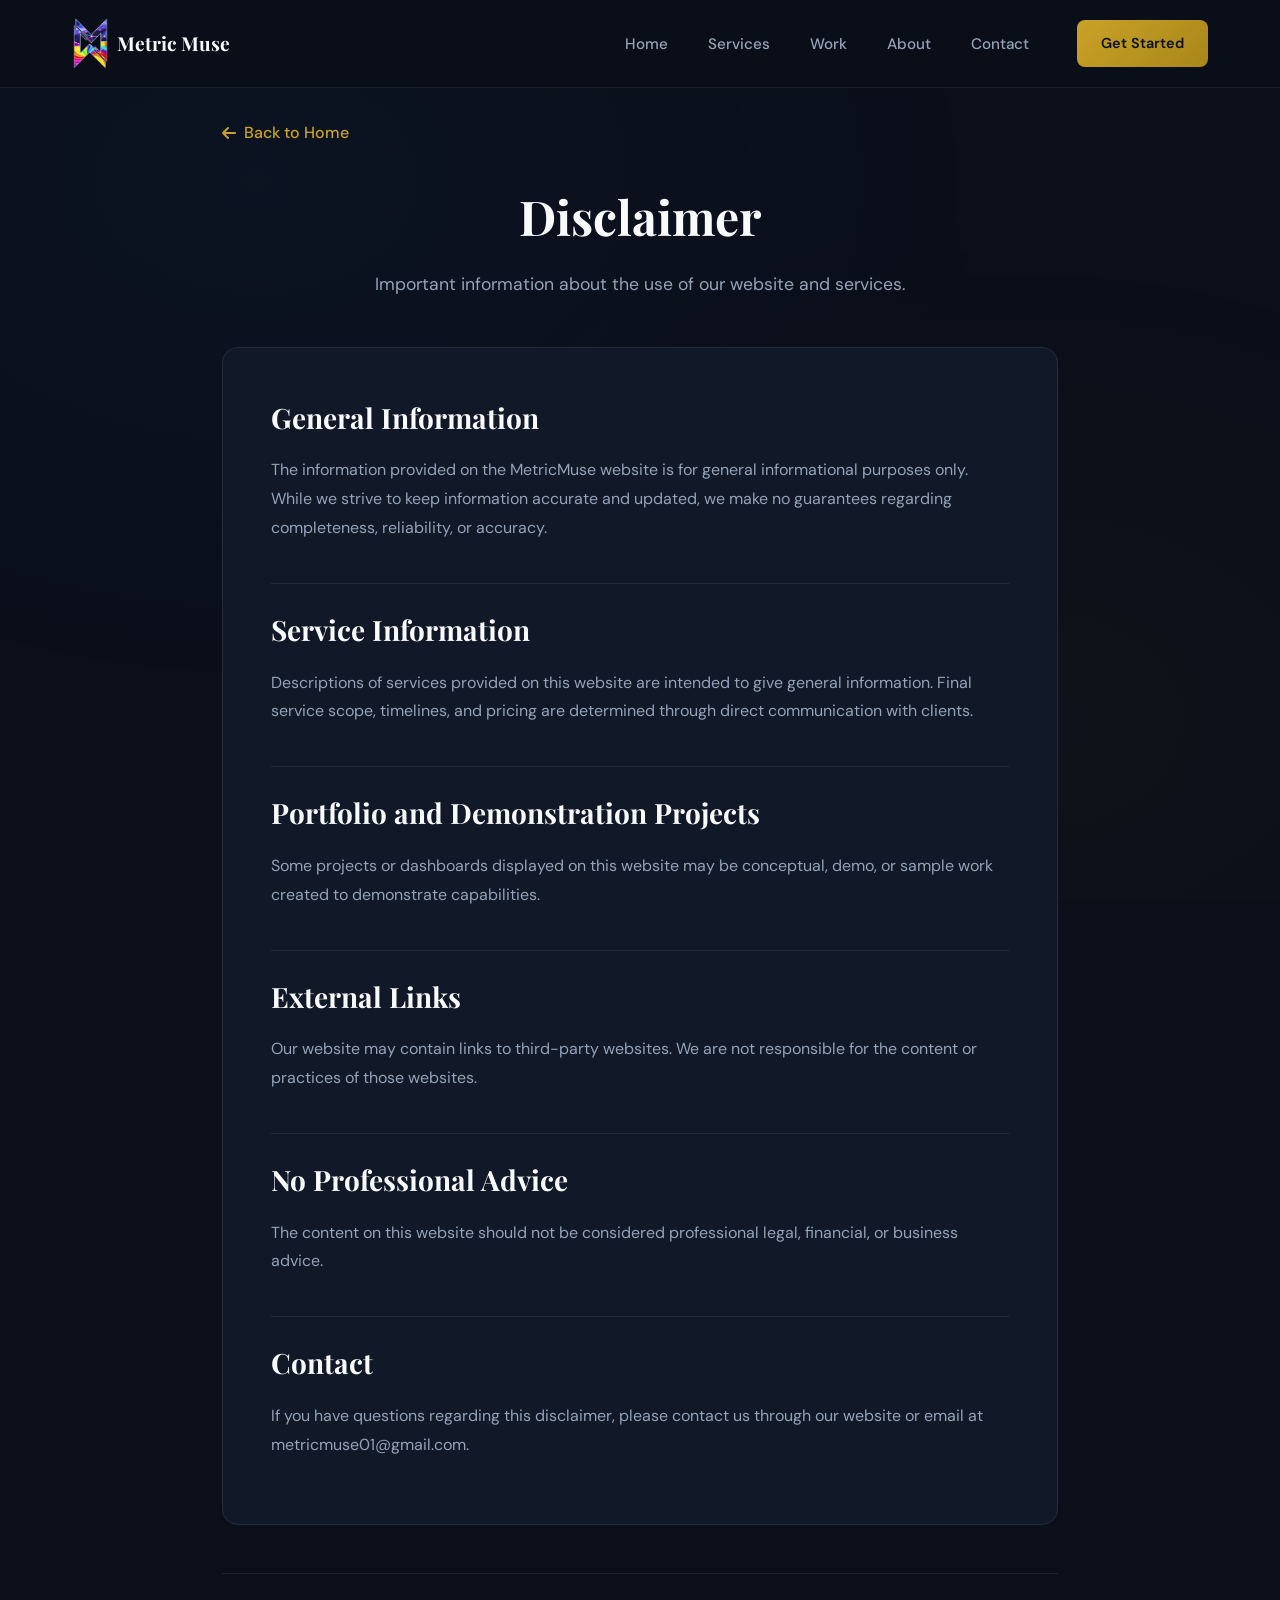
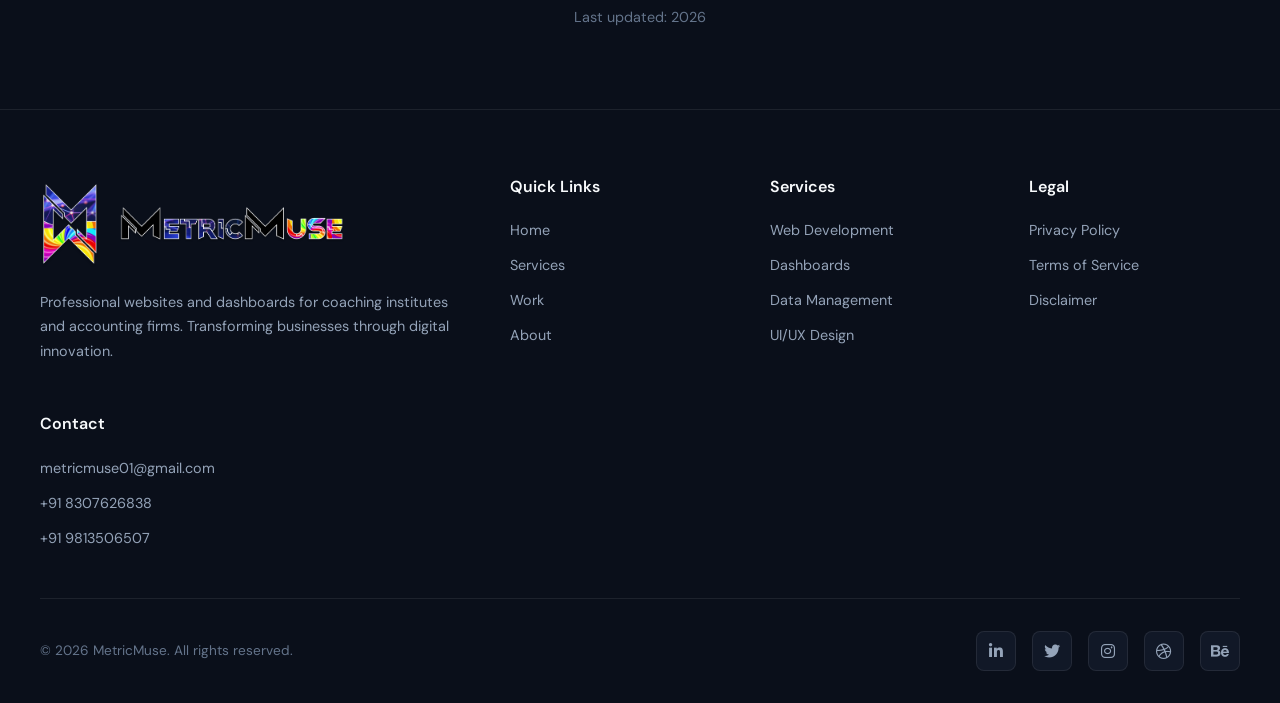
<file: disclaimer.html>
<!doctype html>
<html lang="en">
  <head>
    <meta charset="UTF-8" />
    <meta name="viewport" content="width=device-width, initial-scale=1.0" />
    <title>Disclaimer | MetricMuse</title>
    <link rel="icon" type="image/png" href="favicon.png" />
    <link rel="preconnect" href="https://fonts.googleapis.com" />
    <link rel="preconnect" href="https://fonts.gstatic.com" crossorigin />
    <link
      href="https://fonts.googleapis.com/css2?family=DM+Sans:wght@400;500;600;700&family=Playfair+Display:wght@600;700&display=swap"
      rel="stylesheet"
    />
    <link
      rel="stylesheet"
      href="https://cdnjs.cloudflare.com/ajax/libs/font-awesome/6.4.0/css/all.min.css"
    />
    <link rel="stylesheet" href="style.css" />
    <style>
      .legal-page {
        min-height: 100vh;
        padding: 120px 2rem 80px;
        max-width: 900px;
        margin: 0 auto;
      }
      .legal-header {
        text-align: center;
        margin-bottom: 3rem;
      }
      .legal-header h1 {
        font-family: "Playfair Display", serif;
        font-size: 3rem;
        color: var(--text-primary);
        margin-bottom: 1rem;
      }
      .legal-header p {
        color: var(--text-secondary);
        font-size: 1.1rem;
      }
      .legal-content {
        background: var(--bg-card);
        border: 1px solid var(--border-color);
        border-radius: 16px;
        padding: 3rem;
      }
      .legal-content h2 {
        font-family: "Playfair Display", serif;
        font-size: 1.75rem;
        color: var(--text-primary);
        margin: 2.5rem 0 1rem;
        padding-top: 1.5rem;
        border-top: 1px solid var(--border-color);
      }
      .legal-content h2:first-of-type {
        margin-top: 0;
        padding-top: 0;
        border-top: none;
      }
      .legal-content p {
        color: var(--text-secondary);
        line-height: 1.8;
        margin-bottom: 1rem;
      }
      .legal-content ul {
        list-style: none;
        padding-left: 0;
      }
      .legal-content ul li {
        color: var(--text-secondary);
        line-height: 1.8;
        padding-left: 1.5rem;
        position: relative;
        margin-bottom: 0.5rem;
      }
      .legal-content ul li::before {
        content: "•";
        color: var(--accent);
        position: absolute;
        left: 0;
        font-weight: bold;
      }
      .legal-footer {
        text-align: center;
        margin-top: 3rem;
        padding-top: 2rem;
        border-top: 1px solid var(--border-color);
      }
      .legal-footer p {
        color: var(--text-muted);
        font-size: 0.9rem;
      }
      .back-link {
        display: inline-flex;
        align-items: center;
        gap: 0.5rem;
        color: var(--accent);
        font-weight: 500;
        margin-bottom: 2rem;
        transition: var(--transition);
      }
      .back-link:hover {
        color: var(--accent-light);
      }
      @media (max-width: 768px) {
        .legal-page {
          padding: 100px 1rem 60px;
        }
        .legal-header h1 {
          font-size: 2.25rem;
        }
        .legal-content {
          padding: 2rem 1.5rem;
        }
      }
    </style>
  </head>
  <body>
    <!-- Header -->
    <header class="header" id="header">
      <div class="header-container">
        <a href="index.html" class="logo">
          <img src="s-logo-01.png" alt="MetricMuse Logo" />
          <h2 style="font-family: Playfair Display; font-size: 1.2rem">
            Metric Muse
          </h2>
        </a>
        <nav class="nav-container">
          <ul class="nav-menu">
            <li><a href="index.html#home" class="nav-link">Home</a></li>
            <li><a href="index.html#services" class="nav-link">Services</a></li>
            <li><a href="index.html#portfolio" class="nav-link">Work</a></li>
            <li><a href="index.html#about" class="nav-link">About</a></li>
            <li><a href="index.html#contact" class="nav-link">Contact</a></li>
          </ul>
          <a href="index.html#contact" class="header-cta">Get Started</a>
          <div class="hamburger" id="hamburger">
            <span></span>
            <span></span>
            <span></span>
          </div>
        </nav>
      </div>
    </header>

    <!-- Mobile Navigation -->
    <nav class="mobile-nav" id="mobileNav">
      <a href="index.html#home" class="nav-link">Home</a>
      <a href="index.html#services" class="nav-link">Services</a>
      <a href="index.html#portfolio" class="nav-link">Work</a>
      <a href="index.html#about" class="nav-link">About</a>
      <a href="index.html#contact" class="nav-link">Contact</a>
    </nav>

    <!-- Legal Page Content -->
    <div class="legal-page">
      <a href="index.html" class="back-link">
        <i class="fas fa-arrow-left"></i> Back to Home
      </a>

      <div class="legal-header">
        <h1>Disclaimer</h1>
        <p>Important information about the use of our website and services.</p>
      </div>

      <div class="legal-content">
        <h2>General Information</h2>
        <p>
          The information provided on the MetricMuse website is for general
          informational purposes only. While we strive to keep information
          accurate and updated, we make no guarantees regarding completeness,
          reliability, or accuracy.
        </p>

        <h2>Service Information</h2>
        <p>
          Descriptions of services provided on this website are intended to give
          general information. Final service scope, timelines, and pricing are
          determined through direct communication with clients.
        </p>

        <h2>Portfolio and Demonstration Projects</h2>
        <p>
          Some projects or dashboards displayed on this website may be
          conceptual, demo, or sample work created to demonstrate capabilities.
        </p>

        <h2>External Links</h2>
        <p>
          Our website may contain links to third-party websites. We are not
          responsible for the content or practices of those websites.
        </p>

        <h2>No Professional Advice</h2>
        <p>
          The content on this website should not be considered professional
          legal, financial, or business advice.
        </p>

        <h2>Contact</h2>
        <p>
          If you have questions regarding this disclaimer, please contact us
          through our website or email at metricmuse01@gmail.com.
        </p>
      </div>

      <div class="legal-footer">
        <p>Last updated: 2026</p>
      </div>
    </div>

    <!-- Footer -->
    <footer class="footer">
      <div class="footer-container">
        <div class="footer-grid">
          <div class="footer-brand">
            <a href="index.html" class="logo">
              <img
                src="framewhite_01.png"
                alt="MetricMuse Logo"
                style="height: 100px"
              />
            </a>
            <p>
              Professional websites and dashboards for coaching institutes and
              accounting firms. Transforming businesses through digital
              innovation.
            </p>
          </div>

          <div class="footer-column">
            <h4 class="footer-title">Quick Links</h4>
            <div class="footer-links">
              <a href="index.html#home">Home</a>
              <a href="index.html#services">Services</a>
              <a href="index.html#portfolio">Work</a>
              <a href="index.html#about">About</a>
            </div>
          </div>

          <div class="footer-column">
            <h4 class="footer-title">Services</h4>
            <div class="footer-links">
              <a href="index.html#services">Web Development</a>
              <a href="index.html#services">Dashboards</a>
              <a href="index.html#services">Data Management</a>
              <a href="index.html#services">UI/UX Design</a>
            </div>
          </div>

          <div class="footer-column">
            <h4 class="footer-title">Legal</h4>
            <div class="footer-links">
              <a href="privacy-policy.html">Privacy Policy</a>
              <a href="terms.html">Terms of Service</a>
              <a href="disclaimer.html">Disclaimer</a>
            </div>
          </div>

          <div class="footer-column">
            <h4 class="footer-title">Contact</h4>
            <div class="footer-links">
              <a href="mailto:metricmuse01@gmail.com">metricmuse01@gmail.com</a>
              <a href="tel:+918307626838">+91 8307626838</a>
              <a href="tel:+919813506507">+91 9813506507</a>
            </div>
          </div>
        </div>

        <div class="footer-bottom">
          <p class="footer-copyright">
            &copy; 2026 MetricMuse. All rights reserved.
          </p>
          <div class="footer-socials">
            <a href="#"><i class="fab fa-linkedin-in"></i></a>
            <a href="#"><i class="fab fa-twitter"></i></a>
            <a href="#"><i class="fab fa-instagram"></i></a>
            <a href="#"><i class="fab fa-dribbble"></i></a>
            <a href="#"><i class="fab fa-behance"></i></a>
          </div>
        </div>
      </div>
    </footer>

    <script src="script.js"></script>
  </body>
</html>
</file>
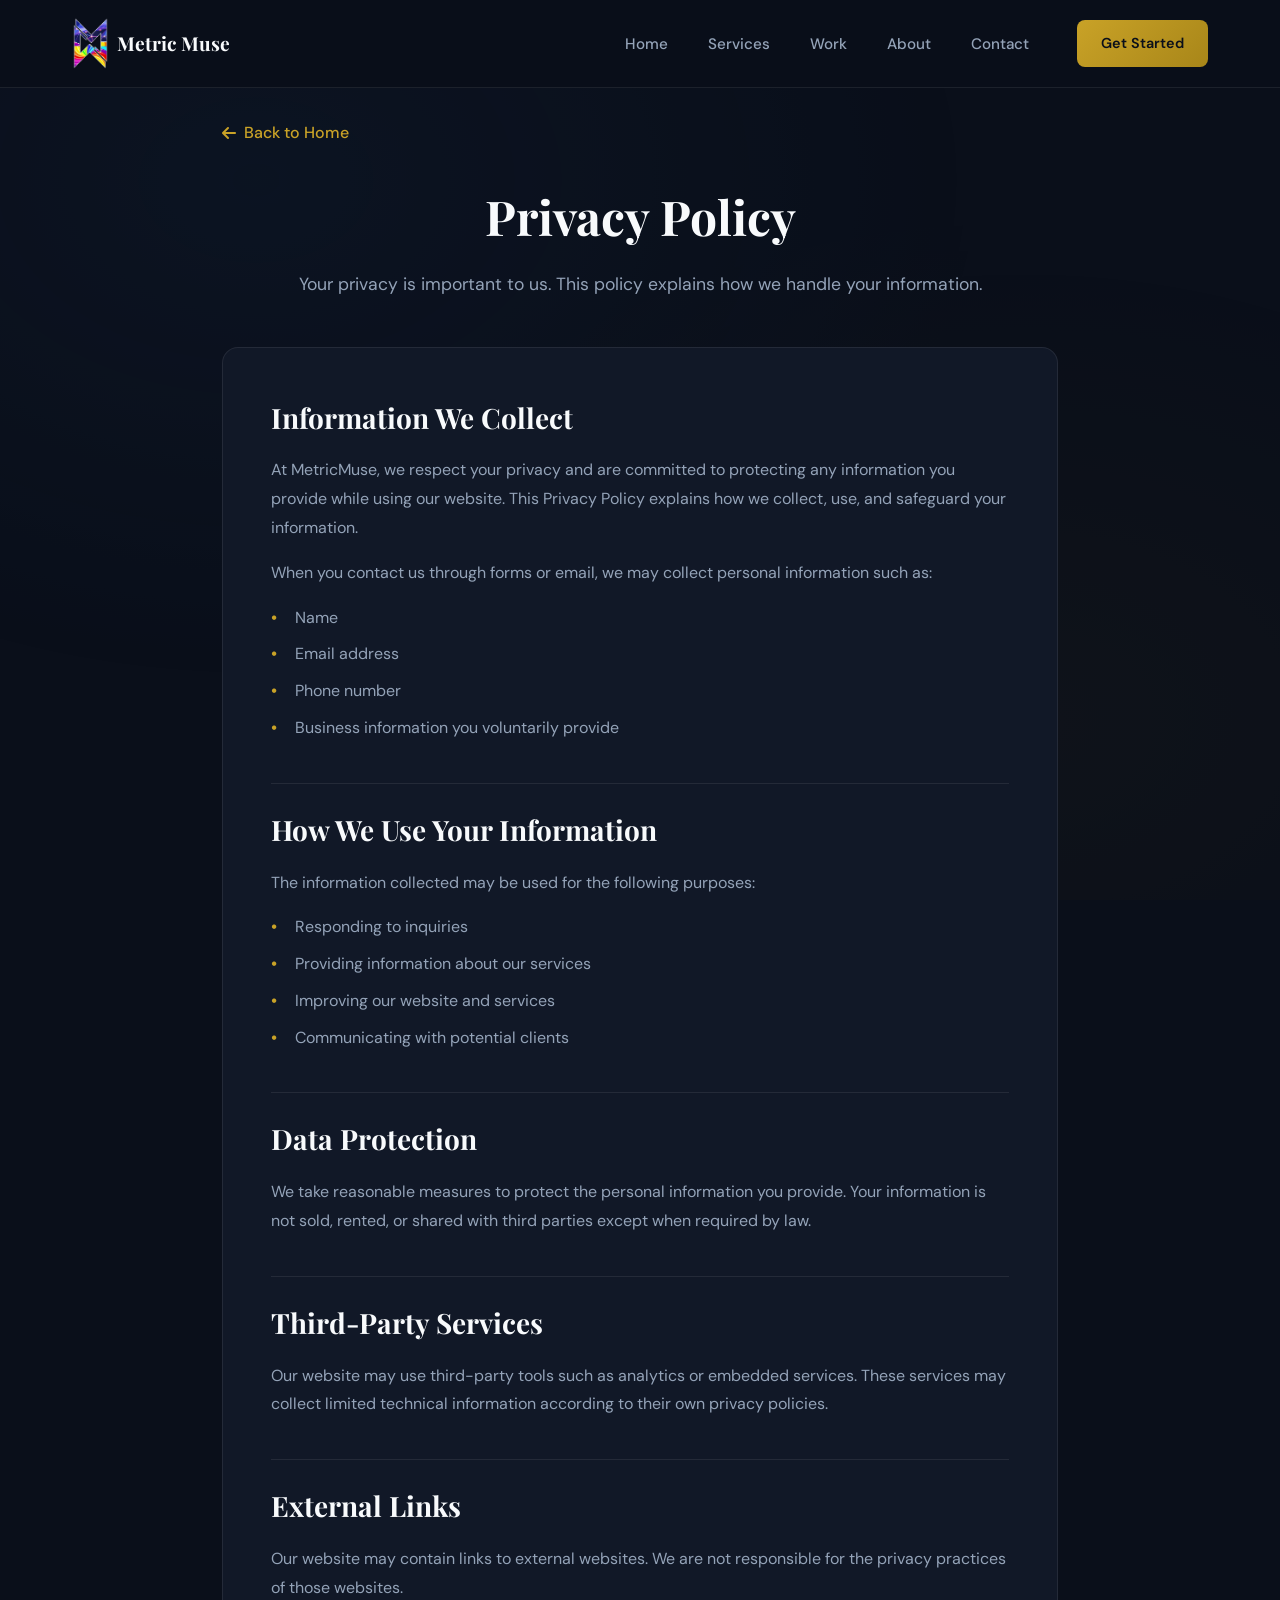
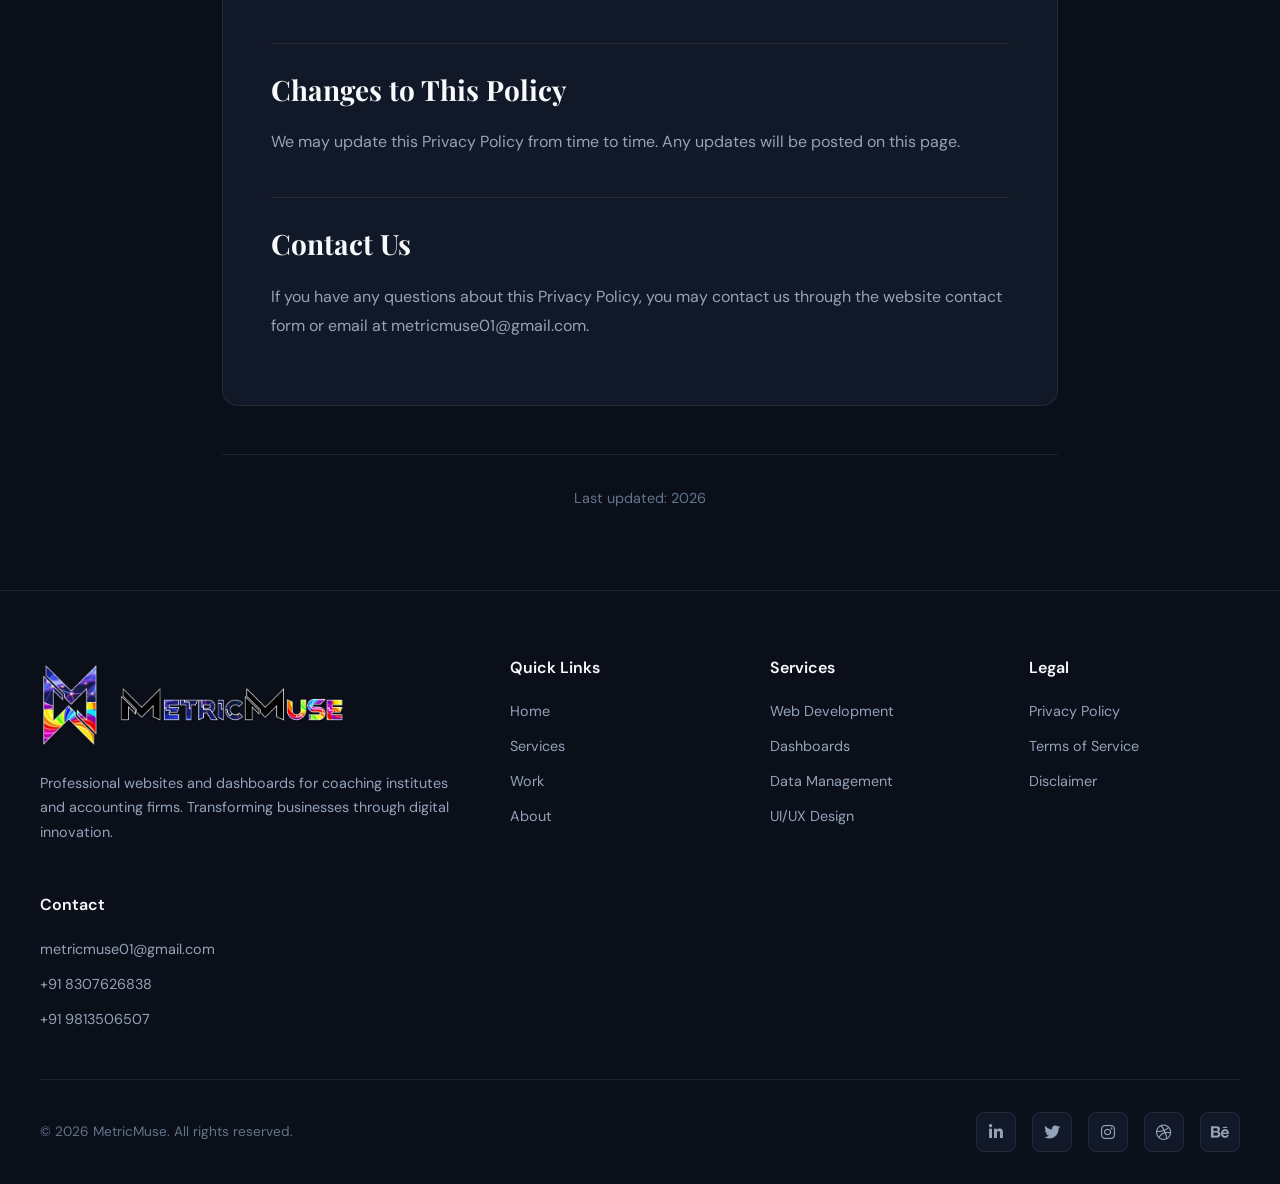
<file: privacy-policy.html>
<!doctype html>
<html lang="en">
  <head>
    <meta charset="UTF-8" />
    <meta name="viewport" content="width=device-width, initial-scale=1.0" />
    <title>Privacy Policy | MetricMuse</title>
    <link rel="icon" type="image/png" href="favicon.png" />
    <link rel="preconnect" href="https://fonts.googleapis.com" />
    <link rel="preconnect" href="https://fonts.gstatic.com" crossorigin />
    <link
      href="https://fonts.googleapis.com/css2?family=DM+Sans:wght@400;500;600;700&family=Playfair+Display:wght@600;700&display=swap"
      rel="stylesheet"
    />
    <link
      rel="stylesheet"
      href="https://cdnjs.cloudflare.com/ajax/libs/font-awesome/6.4.0/css/all.min.css"
    />
    <link rel="stylesheet" href="style.css" />
    <style>
      .legal-page {
        min-height: 100vh;
        padding: 120px 2rem 80px;
        max-width: 900px;
        margin: 0 auto;
      }
      .legal-header {
        text-align: center;
        margin-bottom: 3rem;
      }
      .legal-header h1 {
        font-family: "Playfair Display", serif;
        font-size: 3rem;
        color: var(--text-primary);
        margin-bottom: 1rem;
      }
      .legal-header p {
        color: var(--text-secondary);
        font-size: 1.1rem;
      }
      .legal-content {
        background: var(--bg-card);
        border: 1px solid var(--border-color);
        border-radius: 16px;
        padding: 3rem;
      }
      .legal-content h2 {
        font-family: "Playfair Display", serif;
        font-size: 1.75rem;
        color: var(--text-primary);
        margin: 2.5rem 0 1rem;
        padding-top: 1.5rem;
        border-top: 1px solid var(--border-color);
      }
      .legal-content h2:first-of-type {
        margin-top: 0;
        padding-top: 0;
        border-top: none;
      }
      .legal-content p {
        color: var(--text-secondary);
        line-height: 1.8;
        margin-bottom: 1rem;
      }
      .legal-content ul {
        list-style: none;
        padding-left: 0;
      }
      .legal-content ul li {
        color: var(--text-secondary);
        line-height: 1.8;
        padding-left: 1.5rem;
        position: relative;
        margin-bottom: 0.5rem;
      }
      .legal-content ul li::before {
        content: "•";
        color: var(--accent);
        position: absolute;
        left: 0;
        font-weight: bold;
      }
      .legal-footer {
        text-align: center;
        margin-top: 3rem;
        padding-top: 2rem;
        border-top: 1px solid var(--border-color);
      }
      .legal-footer p {
        color: var(--text-muted);
        font-size: 0.9rem;
      }
      .back-link {
        display: inline-flex;
        align-items: center;
        gap: 0.5rem;
        color: var(--accent);
        font-weight: 500;
        margin-bottom: 2rem;
        transition: var(--transition);
      }
      .back-link:hover {
        color: var(--accent-light);
      }
      @media (max-width: 768px) {
        .legal-page {
          padding: 100px 1rem 60px;
        }
        .legal-header h1 {
          font-size: 2.25rem;
        }
        .legal-content {
          padding: 2rem 1.5rem;
        }
      }
    </style>
  </head>
  <body>
    <!-- Header -->
    <header class="header" id="header">
      <div class="header-container">
        <a href="index.html" class="logo">
          <img src="s-logo-01.png" alt="MetricMuse Logo" />
          <h2 style="font-family: Playfair Display; font-size: 1.2rem">
            Metric Muse
          </h2>
        </a>
        <nav class="nav-container">
          <ul class="nav-menu">
            <li><a href="index.html#home" class="nav-link">Home</a></li>
            <li><a href="index.html#services" class="nav-link">Services</a></li>
            <li><a href="index.html#portfolio" class="nav-link">Work</a></li>
            <li><a href="index.html#about" class="nav-link">About</a></li>
            <li><a href="index.html#contact" class="nav-link">Contact</a></li>
          </ul>
          <a href="index.html#contact" class="header-cta">Get Started</a>
          <div class="hamburger" id="hamburger">
            <span></span>
            <span></span>
            <span></span>
          </div>
        </nav>
      </div>
    </header>

    <!-- Mobile Navigation -->
    <nav class="mobile-nav" id="mobileNav">
      <a href="index.html#home" class="nav-link">Home</a>
      <a href="index.html#services" class="nav-link">Services</a>
      <a href="index.html#portfolio" class="nav-link">Work</a>
      <a href="index.html#about" class="nav-link">About</a>
      <a href="index.html#contact" class="nav-link">Contact</a>
    </nav>

    <!-- Legal Page Content -->
    <div class="legal-page">
      <a href="index.html" class="back-link">
        <i class="fas fa-arrow-left"></i> Back to Home
      </a>

      <div class="legal-header">
        <h1>Privacy Policy</h1>
        <p>
          Your privacy is important to us. This policy explains how we handle
          your information.
        </p>
      </div>

      <div class="legal-content">
        <h2>Information We Collect</h2>
        <p>
          At MetricMuse, we respect your privacy and are committed to protecting
          any information you provide while using our website. This Privacy
          Policy explains how we collect, use, and safeguard your information.
        </p>
        <p>
          When you contact us through forms or email, we may collect personal
          information such as:
        </p>
        <ul>
          <li>Name</li>
          <li>Email address</li>
          <li>Phone number</li>
          <li>Business information you voluntarily provide</li>
        </ul>

        <h2>How We Use Your Information</h2>
        <p>The information collected may be used for the following purposes:</p>
        <ul>
          <li>Responding to inquiries</li>
          <li>Providing information about our services</li>
          <li>Improving our website and services</li>
          <li>Communicating with potential clients</li>
        </ul>

        <h2>Data Protection</h2>
        <p>
          We take reasonable measures to protect the personal information you
          provide. Your information is not sold, rented, or shared with third
          parties except when required by law.
        </p>

        <h2>Third-Party Services</h2>
        <p>
          Our website may use third-party tools such as analytics or embedded
          services. These services may collect limited technical information
          according to their own privacy policies.
        </p>

        <h2>External Links</h2>
        <p>
          Our website may contain links to external websites. We are not
          responsible for the privacy practices of those websites.
        </p>

        <h2>Changes to This Policy</h2>
        <p>
          We may update this Privacy Policy from time to time. Any updates will
          be posted on this page.
        </p>

        <h2>Contact Us</h2>
        <p>
          If you have any questions about this Privacy Policy, you may contact
          us through the website contact form or email at
          metricmuse01@gmail.com.
        </p>
      </div>

      <div class="legal-footer">
        <p>Last updated: 2026</p>
      </div>
    </div>

    <!-- Footer -->
    <footer class="footer">
      <div class="footer-container">
        <div class="footer-grid">
          <div class="footer-brand">
            <a href="index.html" class="logo">
              <img
                src="framewhite_01.png"
                alt="MetricMuse Logo"
                style="height: 100px"
              />
            </a>
            <p>
              Professional websites and dashboards for coaching institutes and
              accounting firms. Transforming businesses through digital
              innovation.
            </p>
          </div>

          <div class="footer-column">
            <h4 class="footer-title">Quick Links</h4>
            <div class="footer-links">
              <a href="index.html#home">Home</a>
              <a href="index.html#services">Services</a>
              <a href="index.html#portfolio">Work</a>
              <a href="index.html#about">About</a>
            </div>
          </div>

          <div class="footer-column">
            <h4 class="footer-title">Services</h4>
            <div class="footer-links">
              <a href="index.html#services">Web Development</a>
              <a href="index.html#services">Dashboards</a>
              <a href="index.html#services">Data Management</a>
              <a href="index.html#services">UI/UX Design</a>
            </div>
          </div>

          <div class="footer-column">
            <h4 class="footer-title">Legal</h4>
            <div class="footer-links">
              <a href="privacy-policy.html">Privacy Policy</a>
              <a href="terms.html">Terms of Service</a>
              <a href="disclaimer.html">Disclaimer</a>
            </div>
          </div>

          <div class="footer-column">
            <h4 class="footer-title">Contact</h4>
            <div class="footer-links">
              <a href="mailto:metricmuse01@gmail.com">metricmuse01@gmail.com</a>
              <a href="tel:+918307626838">+91 8307626838</a>
              <a href="tel:+919813506507">+91 9813506507</a>
            </div>
          </div>
        </div>

        <div class="footer-bottom">
          <p class="footer-copyright">
            &copy; 2026 MetricMuse. All rights reserved.
          </p>
          <div class="footer-socials">
            <a href="#"><i class="fab fa-linkedin-in"></i></a>
            <a href="#"><i class="fab fa-twitter"></i></a>
            <a href="#"><i class="fab fa-instagram"></i></a>
            <a href="#"><i class="fab fa-dribbble"></i></a>
            <a href="#"><i class="fab fa-behance"></i></a>
          </div>
        </div>
      </div>
    </footer>

    <script src="script.js"></script>
  </body>
</html>
</file>
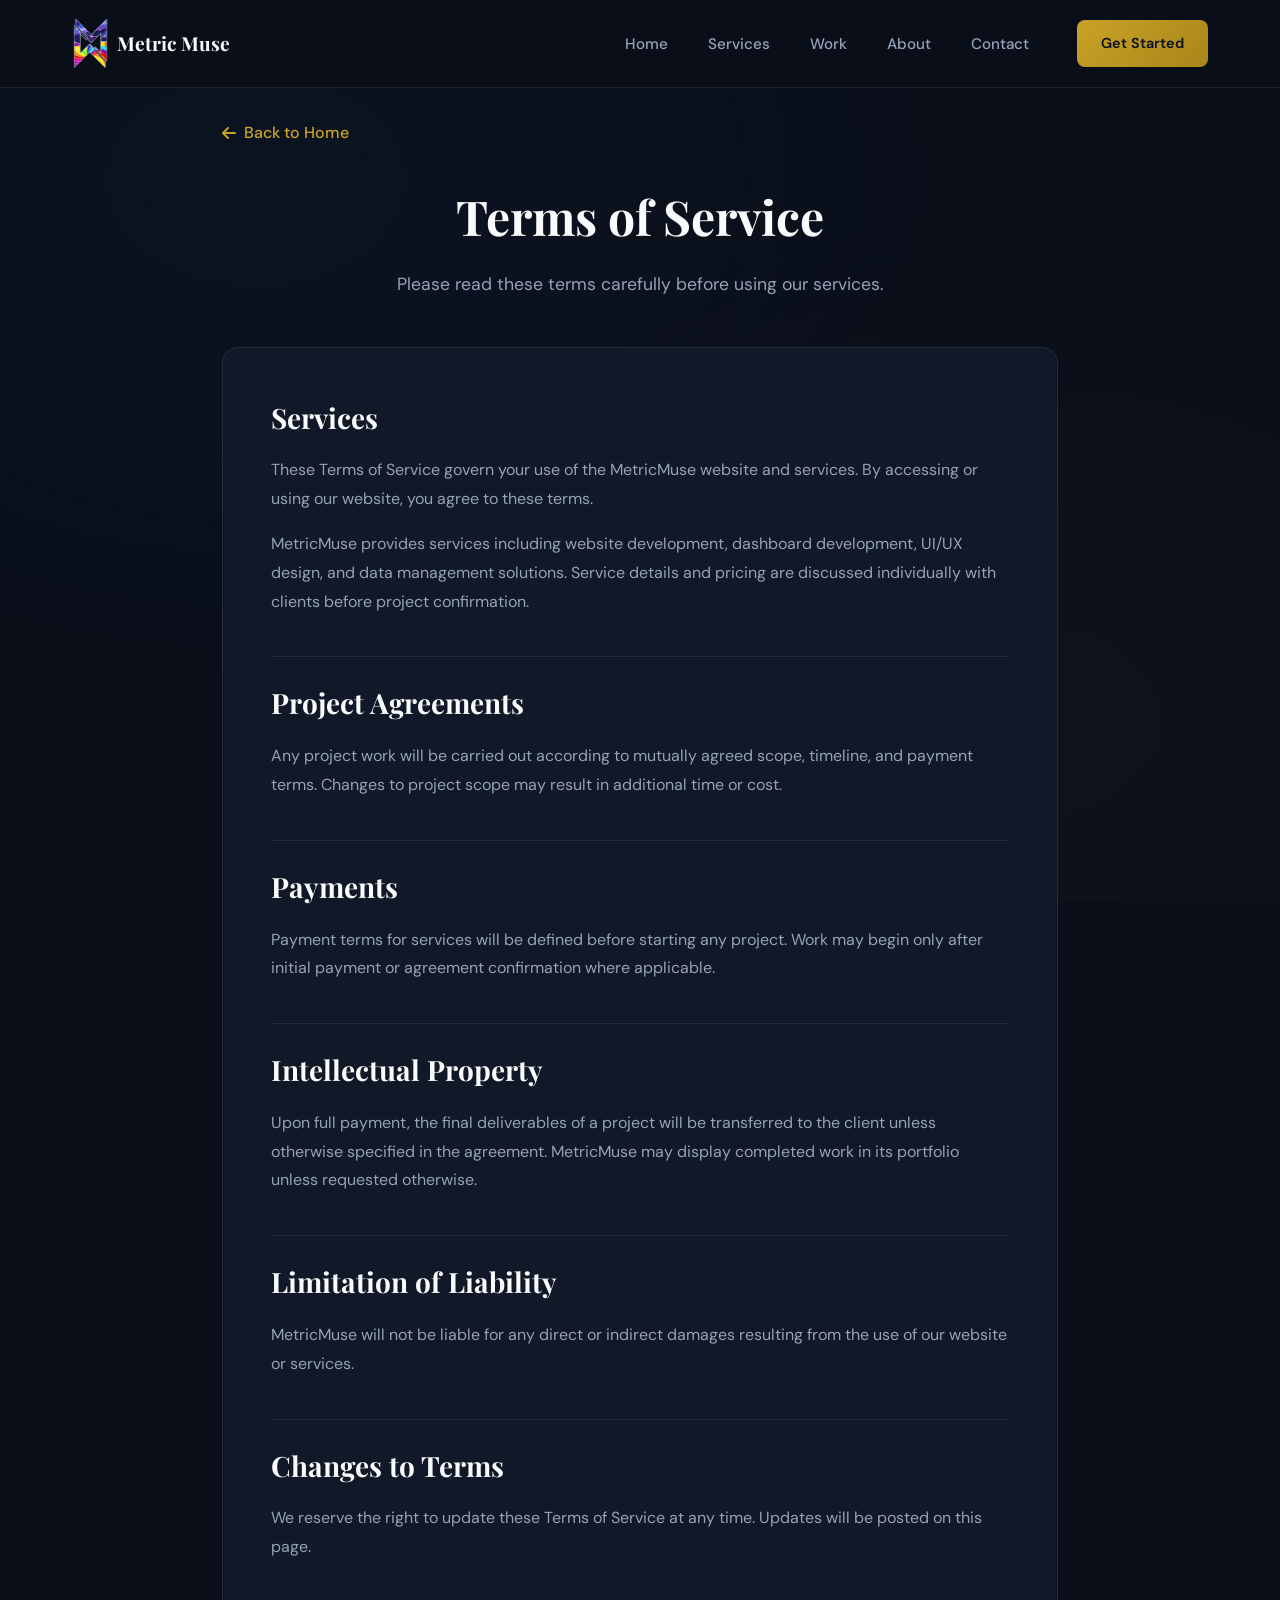
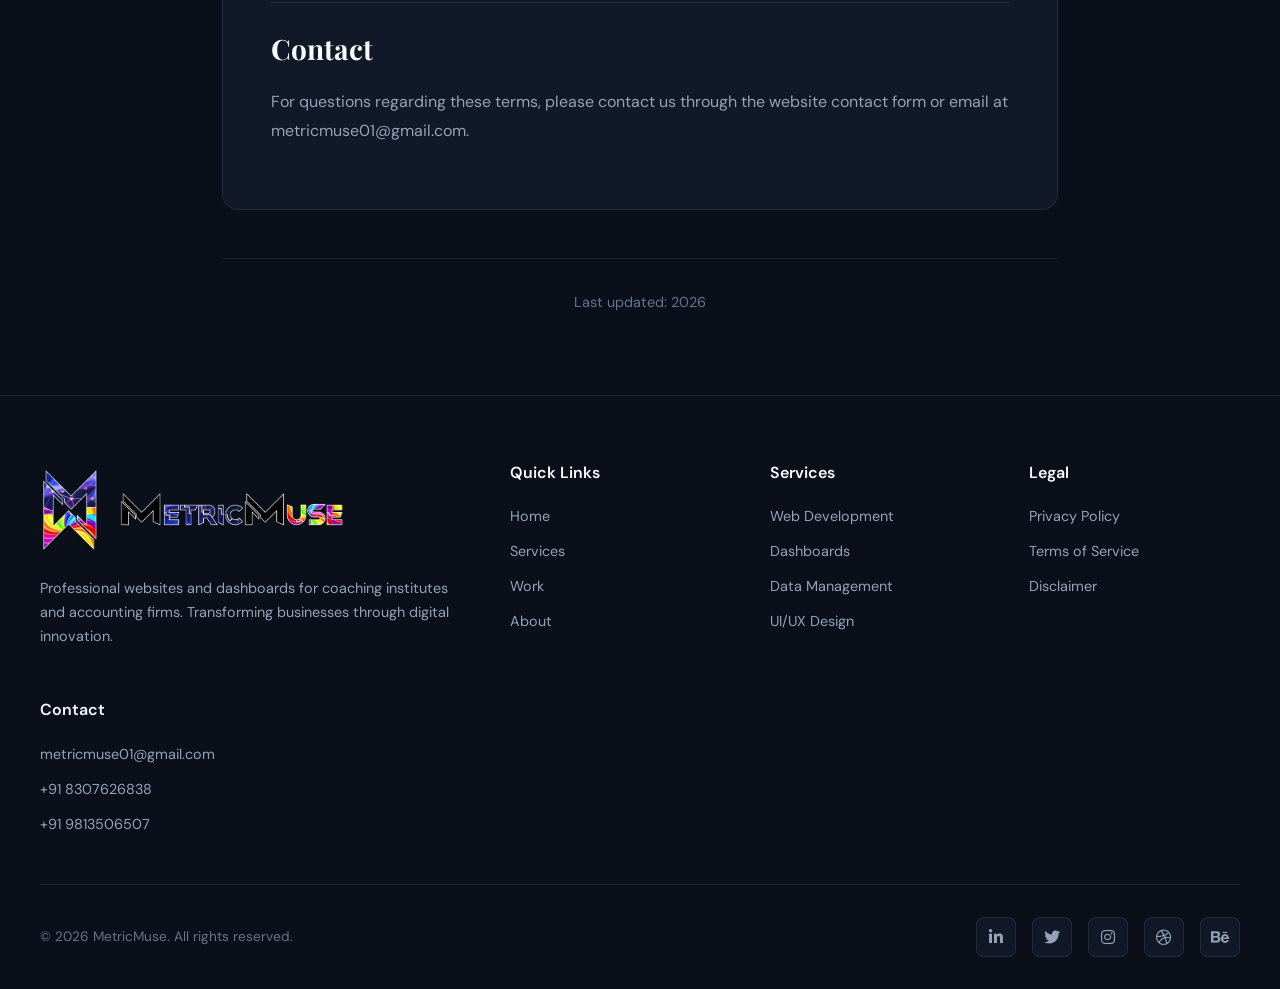
<file: terms.html>
<!doctype html>
<html lang="en">
  <head>
    <meta charset="UTF-8" />
    <meta name="viewport" content="width=device-width, initial-scale=1.0" />
    <title>Terms of Service | MetricMuse</title>
    <link rel="icon" type="image/png" href="favicon.png" />
    <link rel="preconnect" href="https://fonts.googleapis.com" />
    <link rel="preconnect" href="https://fonts.gstatic.com" crossorigin />
    <link
      href="https://fonts.googleapis.com/css2?family=DM+Sans:wght@400;500;600;700&family=Playfair+Display:wght@600;700&display=swap"
      rel="stylesheet"
    />
    <link
      rel="stylesheet"
      href="https://cdnjs.cloudflare.com/ajax/libs/font-awesome/6.4.0/css/all.min.css"
    />
    <link rel="stylesheet" href="style.css" />
    <style>
      .legal-page {
        min-height: 100vh;
        padding: 120px 2rem 80px;
        max-width: 900px;
        margin: 0 auto;
      }
      .legal-header {
        text-align: center;
        margin-bottom: 3rem;
      }
      .legal-header h1 {
        font-family: "Playfair Display", serif;
        font-size: 3rem;
        color: var(--text-primary);
        margin-bottom: 1rem;
      }
      .legal-header p {
        color: var(--text-secondary);
        font-size: 1.1rem;
      }
      .legal-content {
        background: var(--bg-card);
        border: 1px solid var(--border-color);
        border-radius: 16px;
        padding: 3rem;
      }
      .legal-content h2 {
        font-family: "Playfair Display", serif;
        font-size: 1.75rem;
        color: var(--text-primary);
        margin: 2.5rem 0 1rem;
        padding-top: 1.5rem;
        border-top: 1px solid var(--border-color);
      }
      .legal-content h2:first-of-type {
        margin-top: 0;
        padding-top: 0;
        border-top: none;
      }
      .legal-content p {
        color: var(--text-secondary);
        line-height: 1.8;
        margin-bottom: 1rem;
      }
      .legal-content ul {
        list-style: none;
        padding-left: 0;
      }
      .legal-content ul li {
        color: var(--text-secondary);
        line-height: 1.8;
        padding-left: 1.5rem;
        position: relative;
        margin-bottom: 0.5rem;
      }
      .legal-content ul li::before {
        content: "•";
        color: var(--accent);
        position: absolute;
        left: 0;
        font-weight: bold;
      }
      .legal-footer {
        text-align: center;
        margin-top: 3rem;
        padding-top: 2rem;
        border-top: 1px solid var(--border-color);
      }
      .legal-footer p {
        color: var(--text-muted);
        font-size: 0.9rem;
      }
      .back-link {
        display: inline-flex;
        align-items: center;
        gap: 0.5rem;
        color: var(--accent);
        font-weight: 500;
        margin-bottom: 2rem;
        transition: var(--transition);
      }
      .back-link:hover {
        color: var(--accent-light);
      }
      @media (max-width: 768px) {
        .legal-page {
          padding: 100px 1rem 60px;
        }
        .legal-header h1 {
          font-size: 2.25rem;
        }
        .legal-content {
          padding: 2rem 1.5rem;
        }
      }
    </style>
  </head>
  <body>
    <!-- Header -->
    <header class="header" id="header">
      <div class="header-container">
        <a href="index.html" class="logo">
          <img src="s-logo-01.png" alt="MetricMuse Logo" />
          <h2 style="font-family: Playfair Display; font-size: 1.2rem">
            Metric Muse
          </h2>
        </a>
        <nav class="nav-container">
          <ul class="nav-menu">
            <li><a href="index.html#home" class="nav-link">Home</a></li>
            <li><a href="index.html#services" class="nav-link">Services</a></li>
            <li><a href="index.html#portfolio" class="nav-link">Work</a></li>
            <li><a href="index.html#about" class="nav-link">About</a></li>
            <li><a href="index.html#contact" class="nav-link">Contact</a></li>
          </ul>
          <a href="index.html#contact" class="header-cta">Get Started</a>
          <div class="hamburger" id="hamburger">
            <span></span>
            <span></span>
            <span></span>
          </div>
        </nav>
      </div>
    </header>

    <!-- Mobile Navigation -->
    <nav class="mobile-nav" id="mobileNav">
      <a href="index.html#home" class="nav-link">Home</a>
      <a href="index.html#services" class="nav-link">Services</a>
      <a href="index.html#portfolio" class="nav-link">Work</a>
      <a href="index.html#about" class="nav-link">About</a>
      <a href="index.html#contact" class="nav-link">Contact</a>
    </nav>

    <!-- Legal Page Content -->
    <div class="legal-page">
      <a href="index.html" class="back-link">
        <i class="fas fa-arrow-left"></i> Back to Home
      </a>

      <div class="legal-header">
        <h1>Terms of Service</h1>
        <p>Please read these terms carefully before using our services.</p>
      </div>

      <div class="legal-content">
        <h2>Services</h2>
        <p>
          These Terms of Service govern your use of the MetricMuse website and
          services. By accessing or using our website, you agree to these terms.
        </p>
        <p>
          MetricMuse provides services including website development, dashboard
          development, UI/UX design, and data management solutions. Service
          details and pricing are discussed individually with clients before
          project confirmation.
        </p>

        <h2>Project Agreements</h2>
        <p>
          Any project work will be carried out according to mutually agreed
          scope, timeline, and payment terms. Changes to project scope may
          result in additional time or cost.
        </p>

        <h2>Payments</h2>
        <p>
          Payment terms for services will be defined before starting any
          project. Work may begin only after initial payment or agreement
          confirmation where applicable.
        </p>

        <h2>Intellectual Property</h2>
        <p>
          Upon full payment, the final deliverables of a project will be
          transferred to the client unless otherwise specified in the agreement.
          MetricMuse may display completed work in its portfolio unless
          requested otherwise.
        </p>

        <h2>Limitation of Liability</h2>
        <p>
          MetricMuse will not be liable for any direct or indirect damages
          resulting from the use of our website or services.
        </p>

        <h2>Changes to Terms</h2>
        <p>
          We reserve the right to update these Terms of Service at any time.
          Updates will be posted on this page.
        </p>

        <h2>Contact</h2>
        <p>
          For questions regarding these terms, please contact us through the
          website contact form or email at metricmuse01@gmail.com.
        </p>
      </div>

      <div class="legal-footer">
        <p>Last updated: 2026</p>
      </div>
    </div>

    <!-- Footer -->
    <footer class="footer">
      <div class="footer-container">
        <div class="footer-grid">
          <div class="footer-brand">
            <a href="index.html" class="logo">
              <img
                src="framewhite_01.png"
                alt="MetricMuse Logo"
                style="height: 100px"
              />
            </a>
            <p>
              Professional websites and dashboards for coaching institutes and
              accounting firms. Transforming businesses through digital
              innovation.
            </p>
          </div>

          <div class="footer-column">
            <h4 class="footer-title">Quick Links</h4>
            <div class="footer-links">
              <a href="index.html#home">Home</a>
              <a href="index.html#services">Services</a>
              <a href="index.html#portfolio">Work</a>
              <a href="index.html#about">About</a>
            </div>
          </div>

          <div class="footer-column">
            <h4 class="footer-title">Services</h4>
            <div class="footer-links">
              <a href="index.html#services">Web Development</a>
              <a href="index.html#services">Dashboards</a>
              <a href="index.html#services">Data Management</a>
              <a href="index.html#services">UI/UX Design</a>
            </div>
          </div>

          <div class="footer-column">
            <h4 class="footer-title">Legal</h4>
            <div class="footer-links">
              <a href="privacy-policy.html">Privacy Policy</a>
              <a href="terms.html">Terms of Service</a>
              <a href="disclaimer.html">Disclaimer</a>
            </div>
          </div>

          <div class="footer-column">
            <h4 class="footer-title">Contact</h4>
            <div class="footer-links">
              <a href="mailto:metricmuse01@gmail.com">metricmuse01@gmail.com</a>
              <a href="tel:+918307626838">+91 8307626838</a>
              <a href="tel:+919813506507">+91 9813506507</a>
            </div>
          </div>
        </div>

        <div class="footer-bottom">
          <p class="footer-copyright">
            &copy; 2026 MetricMuse. All rights reserved.
          </p>
          <div class="footer-socials">
            <a href="#"><i class="fab fa-linkedin-in"></i></a>
            <a href="#"><i class="fab fa-twitter"></i></a>
            <a href="#"><i class="fab fa-instagram"></i></a>
            <a href="#"><i class="fab fa-dribbble"></i></a>
            <a href="#"><i class="fab fa-behance"></i></a>
          </div>
        </div>
      </div>
    </footer>

    <script src="script.js"></script>
  </body>
</html>
</file>
<file: style.css>
/* ===== RESET & BASE STYLES ===== */

@import url("https://fonts.googleapis.com/css2?family=DM+Sans:wght@400;500;600;700&family=Playfair+Display:wght@600;700&display=swap");

:root {
  /* Navy Blue + Gold Professional Theme */
  --primary: #1e3a5f;
  --primary-light: #2d5a8a;
  --primary-dark: #0f1f33;
  --accent: #c9a227;
  /* --accent: #e8c547; */
  --accent-light: #e8c547;
  --accent-dark: #a88619;

  /* Neutral Colors */
  --bg-dark: #0a0f1a;
  --bg-card: #111827;
  --bg-elevated: #1f2937;

  /* Text Colors */
  --text-primary: #f8fafc;
  --text-secondary: #94a3b8;
  --text-muted: #64748b;

  /* Borders */
  --border-color: rgba(255, 255, 255, 0.08);
  --border-hover: rgba(201, 162, 39, 0.3);

  /* Shadows */
  --shadow-sm: 0 2px 8px rgba(0, 0, 0, 0.3);
  --shadow-md: 0 4px 20px rgba(0, 0, 0, 0.4);
  --shadow-lg: 0 10px 40px rgba(0, 0, 0, 0.5);

  /* Transitions */
  --transition: all 0.3s ease;
}

* {
  margin: 0;
  padding: 0;
  box-sizing: border-box;
}

html {
  scroll-behavior: smooth;
}

body {
  font-family:
    "DM Sans",
    -apple-system,
    BlinkMacSystemFont,
    sans-serif;
  background: var(--bg-dark);
  color: var(--text-primary);
  line-height: 1.6;
  overflow-x: hidden;
}

/* Subtle texture */
body::before {
  content: "";
  position: fixed;
  top: 0;
  left: 0;
  width: 100%;
  height: 100%;
  pointer-events: none;
  z-index: -1;
  opacity: 0.4;
  background:
    radial-gradient(
      ellipse at 20% 20%,
      rgba(30, 58, 95, 0.3) 0%,
      transparent 50%
    ),
    radial-gradient(
      ellipse at 80% 80%,
      rgba(201, 162, 39, 0.08) 0%,
      transparent 50%
    );
}

a {
  text-decoration: none;
  color: inherit;
}

ul {
  list-style: none;
}

img {
  max-width: 100%;
  height: auto;
}

/* ===== HEADER ===== */
.header {
  position: fixed;
  top: 0;
  left: 0;
  right: 0;
  z-index: 1000;
  background: rgba(10, 15, 26, 0.95);
  backdrop-filter: blur(20px);
  border-bottom: 1px solid var(--border-color);
  transition: var(--transition);
}

.header.scrolled {
  background: rgba(10, 15, 26, 0.98);
  box-shadow: var(--shadow-md);
}

.header-container {
  max-width: 1200px;
  margin: 0 auto;
  padding: 1rem 2rem;
  display: flex;
  align-items: center;
  justify-content: space-between;
}

.logo {
  display: flex;
  align-items: center;
  gap: 8px;
  /* background: rgb(233, 208, 234);
  padding: 4px; */
}

.logo img {
  height: 55px;
  width: auto;
}

.logo-text {
  font-family: "Playfair Display", serif;
  font-size: 1.5rem;
  font-weight: 700;
  color: var(--text-primary);
  letter-spacing: -0.5px;
}

.logo-text span {
  color: var(--accent);
}

/* Navigation */
.nav-container {
  display: flex;
  align-items: center;
  gap: 3rem;
}

.nav-menu {
  display: flex;
  gap: 2.5rem;
}

.nav-link {
  color: var(--text-secondary);
  font-weight: 500;
  font-size: 0.95rem;
  position: relative;
  transition: var(--transition);
  padding: 0.5rem 0;
}

.nav-link::after {
  content: "";
  position: absolute;
  bottom: 0;
  left: 0;
  width: 0;
  height: 2px;
  background: var(--accent);
  transition: width 0.3s ease;
}

.nav-link:hover,
.nav-link.active {
  color: var(--text-primary);
}

.nav-link:hover::after,
.nav-link.active::after {
  width: 100%;
}

.header-cta {
  background: linear-gradient(
    135deg,
    var(--accent) 0%,
    var(--accent-dark) 100%
  );
  color: var(--bg-dark);
  padding: 0.75rem 1.5rem;
  border-radius: 8px;
  font-weight: 600;
  font-size: 0.9rem;
  transition: var(--transition);
  border: none;
  cursor: pointer;
}

.header-cta:hover {
  transform: translateY(-2px);
  box-shadow: 0 4px 20px rgba(201, 162, 39, 0.4);
  /* background: white; */
  color: #000000;
  background: #e8c547;
}

/* Hamburger Menu */
.hamburger {
  display: none;
  flex-direction: column;
  gap: 5px;
  cursor: pointer;
  padding: 4px;
}

.hamburger span {
  width: 25px;
  height: 2px;
  background: var(--text-primary);
  transition: var(--transition);
}

/* Mobile Nav */
.mobile-nav {
  display: none;
  position: fixed;
  top: 0;
  left: 0;
  width: 100%;
  height: 100vh;
  background: var(--bg-dark);
  z-index: 999;
  flex-direction: column;
  align-items: center;
  justify-content: center;
  gap: 2rem;
  opacity: 0;
  visibility: hidden;
  transition: var(--transition);
}

.mobile-nav.active {
  opacity: 1;
  visibility: visible;
}

.mobile-nav .nav-link {
  font-size: 1.5rem;
}

/* ===== HERO SECTION ===== */
.hero {
  min-height: 100vh;
  display: flex;
  align-items: center;
  padding: 120px 2rem 80px;
  position: relative;
  overflow: hidden;
}

.hero::before {
  content: "";
  position: absolute;
  top: -50%;
  right: -20%;
  width: 800px;
  height: 800px;
  background: radial-gradient(
    circle,
    rgba(201, 162, 39, 0.1) 0%,
    transparent 60%
  );
  pointer-events: none;
}

.hero-container {
  max-width: 1200px;
  margin: 0 auto;
  display: grid;
  grid-template-columns: 1fr 1fr;
  gap: 4rem;
  align-items: center;
  width: 100%;
}

.hero-content {
  position: relative;
  z-index: 1;
}

.hero-badge {
  display: inline-flex;
  align-items: center;
  gap: 8px;
  background: rgba(201, 162, 39, 0.1);
  border: 1px solid rgba(201, 162, 39, 0.3);
  padding: 0.5rem 1rem;
  border-radius: 50px;
  font-size: 0.85rem;
  color: var(--accent);
  margin-bottom: 1.5rem;
}

.hero-title {
  font-family: "Playfair Display", serif;
  font-size: 3.5rem;
  font-weight: 700;
  line-height: 1.15;
  margin-bottom: 1.5rem;
  color: var(--text-primary);
}

.hero-title span {
  /* color: var(--accent); */
  color: #c9a227;
  position: relative;
}

.hero-description {
  font-size: 1.1rem;
  color: var(--text-secondary);
  margin-bottom: 2rem;
  max-width: 500px;
  line-height: 1.7;
}

.hero-buttons {
  display: flex;
  gap: 1rem;
  margin-bottom: 2.5rem;
}

.btn-primary {
  background: linear-gradient(
    135deg,
    var(--accent) 0%,
    var(--accent-dark) 100%
  );
  color: var(--bg-dark);
  padding: 1rem 2rem;
  border-radius: 8px;
  font-weight: 600;
  border: none;
  cursor: pointer;
  transition: var(--transition);
}

.btn-primary:hover {
  transform: translateY(-2px);
  box-shadow: 0 8px 30px rgba(201, 162, 39, 0.4);
  color: rgb(0, 0, 0);
  background: #e8c547;
}

.btn-secondary {
  background: transparent;
  color: var(--text-primary);
  padding: 1rem 2rem;
  border-radius: 8px;
  font-weight: 600;
  border: 1px solid var(--border-color);
  cursor: pointer;
  transition: var(--transition);
}

.btn-secondary:hover {
  border-color: var(--accent);
  color: var(--accent);
}

.hero-stats {
  display: flex;
  gap: 3rem;
}

.stat-item {
  text-align: left;
}

.stat-number {
  font-size: 2rem;
  font-weight: 700;
  color: var(--text-primary);
  display: block;
}

.stat-label {
  font-size: 0.85rem;
  color: var(--text-muted);
}

.hero-image {
  position: relative;
  display: flex;
  justify-content: center;
}

.hero-image img {
  width: 100%;
  max-width: 500px;
  height: auto;
  filter: drop-shadow(0 20px 40px rgba(0, 0, 0, 0.5));
}

/* ===== SECTION STYLES ===== */
.section {
  padding: 100px 2rem;
  max-width: 1200px;
  margin: 0 auto;
}

.section-header {
  text-align: center;
  margin-bottom: 4rem;
}

.section-subtitle {
  color: var(--accent);
  font-weight: 600;
  font-size: 0.9rem;
  text-transform: uppercase;
  letter-spacing: 2px;
  margin-bottom: 1rem;
  display: block;
}

.section-title {
  font-family: "Playfair Display", serif;
  font-size: 2.75rem;
  font-weight: 700;
  color: var(--text-primary);
  margin-bottom: 1rem;
}

.section-description {
  color: var(--text-secondary);
  font-size: 1.1rem;
  max-width: 600px;
  margin: 0 auto;
}

/* ===== SERVICES SECTION ===== */
.services-section {
  background: var(--bg-card);
}

.services-grid {
  display: grid;
  grid-template-columns: repeat(auto-fit, minmax(280px, 1fr));
  gap: 2rem;
}

.service-card {
  background: var(--bg-elevated);
  border: 1px solid var(--border-color);
  border-radius: 16px;
  padding: 2.5rem;
  transition: var(--transition);
  position: relative;
  overflow: hidden;
}

.service-card::before {
  content: "";
  position: absolute;
  top: 0;
  left: 0;
  width: 100%;
  height: 3px;
  background: linear-gradient(90deg, var(--accent), var(--accent-dark));
  transform: scaleX(0);
  transform-origin: left;
  transition: transform 0.4s ease;
}

.service-card:hover {
  transform: translateY(-5px);
  border-color: var(--border-hover);
  box-shadow: var(--shadow-lg);
}

.service-card:hover::before {
  transform: scaleX(1);
}

.service-icon {
  width: 60px;
  height: 60px;
  background: rgba(201, 162, 39, 0.1);
  border-radius: 12px;
  display: flex;
  align-items: center;
  justify-content: center;
  margin-bottom: 1.5rem;
  color: var(--accent);
  font-size: 1.5rem;
}

.service-title {
  font-size: 1.35rem;
  font-weight: 600;
  margin-bottom: 1rem;
  color: var(--text-primary);
}

.service-description {
  color: var(--text-secondary);
  font-size: 0.95rem;
  line-height: 1.7;
}

/* ===== HOW IT WORKS SECTION ===== */
.how-it-works-section {
  background: var(--bg-card);
}

.steps-grid {
  display: grid;
  grid-template-columns: repeat(3, 1fr);
  gap: 2rem;
  max-width: 1000px;
  margin: 0 auto;
}

.step-card {
  background: var(--bg-elevated);
  border: 1px solid var(--border-color);
  border-radius: 16px;
  padding: 2.5rem 2rem;
  text-align: center;
  position: relative;
  transition:
    transform 0.4s var(--ease-out-expo),
    box-shadow 0.4s var(--ease-out-expo),
    border-color 0.3s ease;
  opacity: 0;
  transform: translateY(40px);
}

.step-card.visible {
  opacity: 1;
  transform: translateY(0);
}

.step-card:hover {
  transform: translateY(-8px);
  border-color: var(--border-hover);
  box-shadow: var(--shadow-lg);
}

.step-number {
  position: absolute;
  top: -15px;
  left: 50%;
  transform: translateX(-50%);
  background: linear-gradient(
    135deg,
    var(--accent) 0%,
    var(--accent-dark) 100%
  );
  color: var(--bg-dark);
  font-size: 0.85rem;
  font-weight: 700;
  padding: 0.5rem 1rem;
  border-radius: 20px;
  letter-spacing: 1px;
}

.step-icon {
  width: 70px;
  height: 70px;
  background: rgba(201, 162, 39, 0.1);
  border-radius: 50%;
  display: flex;
  align-items: center;
  justify-content: center;
  margin: 1rem auto 1.5rem;
  transition:
    transform 0.3s var(--ease-spring),
    background 0.3s ease;
}

.step-card:hover .step-icon {
  transform: scale(1.1) rotate(5deg);
  background: rgba(201, 162, 39, 0.2);
}

.step-icon i {
  font-size: 1.75rem;
  color: var(--accent);
}

.step-title {
  font-size: 1.25rem;
  font-weight: 600;
  color: var(--text-primary);
  margin-bottom: 1rem;
}

.step-description {
  color: var(--text-secondary);
  font-size: 0.95rem;
  line-height: 1.7;
}

/* Connecting line between steps (desktop only) */
.steps-grid::before {
  content: "";
  position: absolute;
  top: 120px;
  left: 33.33%;
  width: 33.33%;
  height: 2px;
  background: linear-gradient(
    90deg,
    transparent,
    var(--border-hover),
    transparent
  );
  opacity: 0.5;
}

/* ===== PORTFOLIO SECTION ===== */
.portfolio-section {
  background: var(--bg-dark);
}

.portfolio-grid {
  display: grid;
  grid-template-columns: repeat(auto-fit, minmax(350px, 1fr));
  gap: 2rem;
}

.portfolio-card {
  position: relative;
  border-radius: 16px;
  overflow: hidden;
  background: var(--bg-card);
  border: 1px solid var(--border-color);
  transition: var(--transition);
  opacity: 0;
  transform: translateY(40px);
}

.portfolio-card.visible {
  opacity: 1;
  transform: translateY(0);
}

.portfolio-card:hover {
  transform: translateY(-5px);
  box-shadow: var(--shadow-lg);
  border-color: var(--border-hover);
}

.portfolio-image {
  width: 100%;
  height: 250px;
  object-fit: cover;
}

.portfolio-content {
  padding: 1.5rem;
}

.portfolio-title {
  font-size: 1.25rem;
  font-weight: 600;
  margin-bottom: 0.75rem;
  color: var(--text-primary);
}

.portfolio-description {
  color: var(--text-secondary);
  font-size: 0.9rem;
  line-height: 1.6;
  margin-bottom: 1rem;
}

.portfolio-tags {
  display: flex;
  gap: 0.5rem;
  flex-wrap: wrap;
}

.portfolio-tag {
  padding: 0.35rem 0.75rem;
  background: rgba(201, 162, 39, 0.1);
  border: 1px solid rgba(201, 162, 39, 0.2);
  border-radius: 20px;
  font-size: 0.75rem;
  color: var(--accent);
  font-weight: 500;
}

/* ===== WHY CHOOSE US ===== */
.features-grid {
  display: grid;
  grid-template-columns: repeat(auto-fit, minmax(250px, 1fr));
  gap: 1.5rem;
}

.feature-card {
  background: var(--bg-card);
  border: 1px solid var(--border-color);
  border-radius: 12px;
  padding: 1.75rem;
  transition: var(--transition);
  opacity: 0;
  transform: translateY(40px);
}

.feature-card.visible {
  opacity: 1;
  transform: translateY(0);
}

.feature-card:hover {
  border-color: var(--border-hover);
  transform: translateY(-3px);
}

.feature-icon {
  width: 48px;
  height: 48px;
  background: linear-gradient(
    135deg,
    var(--primary) 0%,
    var(--primary-light) 100%
  );
  border-radius: 10px;
  display: flex;
  align-items: center;
  justify-content: center;
  margin-bottom: 1.25rem;
  color: var(--accent);
  font-size: 1.25rem;
}

.feature-title {
  font-size: 1.1rem;
  font-weight: 600;
  margin-bottom: 0.75rem;
  color: var(--text-primary);
}

.feature-description {
  color: var(--text-secondary);
  font-size: 0.9rem;
  line-height: 1.6;
}

/* ===== TESTIMONIALS ===== */
.testimonials-section {
  background: var(--bg-card);
}

.testimonials-grid {
  display: grid;
  grid-template-columns: repeat(auto-fit, minmax(320px, 1fr));
  gap: 2rem;
}

.testimonial-card {
  background: var(--bg-elevated);
  border: 1px solid var(--border-color);
  border-radius: 16px;
  padding: 2rem;
  transition: var(--transition);
  opacity: 0;
  transform: translateY(40px);
}

.testimonial-card.visible {
  opacity: 1;
  transform: translateY(0);
}

.testimonial-card:hover {
  border-color: var(--border-hover);
}

.testimonial-text {
  color: var(--text-secondary);
  font-size: 0.95rem;
  line-height: 1.7;
  margin-bottom: 1.5rem;
  font-style: italic;
}

.testimonial-author {
  display: flex;
  align-items: center;
  gap: 1rem;
}

.testimonial-avatar {
  width: 50px;
  height: 50px;
  background: linear-gradient(
    135deg,
    var(--accent) 0%,
    var(--accent-dark) 100%
  );
  border-radius: 50%;
  display: flex;
  align-items: center;
  justify-content: center;
  font-weight: 700;
  color: var(--bg-dark);
  font-size: 1.1rem;
}

.testimonial-info h4 {
  color: var(--text-primary);
  font-weight: 600;
  font-size: 1rem;
}

.testimonial-info p {
  color: var(--text-muted);
  font-size: 0.85rem;
}

.testimonial-rating {
  color: var(--accent);
  margin-top: 0.5rem;
  font-size: 0.9rem;
}

/* ===== CONTACT SECTION ===== */
.contact-section {
  background: linear-gradient(180deg, var(--bg-dark) 0%, var(--bg-card) 100%);
}

.contact-container {
  display: grid;
  grid-template-columns: 1fr 1.2fr;
  gap: 4rem;
  align-items: start;
}

.contact-info {
  display: flex;
  flex-direction: column;
  gap: 2rem;
}

.contact-item {
  display: flex;
  gap: 1rem;
}

.contact-icon {
  width: 50px;
  height: 50px;
  background: rgba(201, 162, 39, 0.1);
  border-radius: 10px;
  display: flex;
  align-items: center;
  justify-content: center;
  color: var(--accent);
  font-size: 1.2rem;
  flex-shrink: 0;
}

.contact-details h4 {
  color: var(--text-primary);
  font-weight: 600;
  margin-bottom: 0.25rem;
}

.contact-details p {
  color: var(--text-secondary);
  font-size: 0.9rem;
}

.contact-form {
  background: var(--bg-elevated);
  border: 1px solid var(--border-color);
  border-radius: 16px;
  padding: 2.5rem;
}

.form-group {
  margin-bottom: 1.5rem;
}

.form-label {
  display: block;
  color: var(--text-primary);
  font-weight: 500;
  margin-bottom: 0.5rem;
  font-size: 0.9rem;
}

.form-input,
.form-textarea,
.form-select {
  width: 100%;
  padding: 0.875rem 1rem;
  background: var(--bg-card);
  border: 1px solid var(--border-color);
  border-radius: 8px;
  color: var(--text-primary);
  font-size: 0.95rem;
  transition: var(--transition);
}

.form-input:focus,
.form-textarea:focus,
.form-select:focus {
  outline: none;
  border-color: var(--accent);
  box-shadow: 0 0 0 3px rgba(201, 162, 39, 0.1);
}

.form-textarea {
  min-height: 120px;
  resize: vertical;
}

.form-select {
  cursor: pointer;
}

.form-button {
  width: 100%;
  padding: 1rem;
  background: linear-gradient(
    135deg,
    var(--accent) 0%,
    var(--accent-dark) 100%
  );
  color: var(--bg-dark);
  border: none;
  border-radius: 8px;
  font-weight: 600;
  font-size: 1rem;
  cursor: pointer;
  transition: var(--transition);
}

.form-button:hover {
  transform: translateY(-2px);
  box-shadow: 0 8px 30px rgba(201, 162, 39, 0.4);
}

/* ===== FAQ SECTION ===== */
.faq-section {
  background: var(--bg-card);
}

.faq-container {
  max-width: 800px;
  margin: 0 auto;
}

.faq-item {
  background: var(--bg-elevated);
  border: 1px solid var(--border-color);
  border-radius: 12px;
  margin-bottom: 1rem;
  overflow: hidden;
  transition: var(--transition);
  opacity: 0;
  transform: translateY(40px);
}

.faq-item.visible {
  opacity: 1;
  transform: translateY(0);
}

.faq-item:hover {
  border-color: var(--border-hover);
}

.faq-question {
  width: 100%;
  padding: 1.25rem 1.5rem;
  background: transparent;
  border: none;
  display: flex;
  justify-content: space-between;
  align-items: center;
  cursor: pointer;
  text-align: left;
}

.faq-question span {
  color: var(--text-primary);
  font-weight: 500;
  font-size: 1rem;
}

.faq-icon {
  color: var(--accent);
  font-size: 1rem;
  transition: var(--transition);
}

.faq-item.active .faq-icon {
  transform: rotate(45deg);
}

.faq-answer {
  max-height: 0;
  overflow: hidden;
  transition: max-height 0.3s ease;
}

.faq-answer p {
  padding: 0 1.5rem 1.25rem;
  color: var(--text-secondary);
  line-height: 1.7;
  font-size: 0.95rem;
}

.faq-item.active .faq-answer {
  max-height: 300px;
}

/* ===== FOOTER ===== */
.footer {
  background: var(--bg-dark);
  border-top: 1px solid var(--border-color);
  padding: 4rem 2rem 2rem;
}

.footer-container {
  max-width: 1200px;
  margin: 0 auto;
}

.footer-grid {
  display: grid;
  grid-template-columns: 2fr 1fr 1fr 1fr;
  gap: 3rem;
  margin-bottom: 3rem;
}

.footer-brand p {
  color: var(--text-secondary);
  font-size: 0.9rem;
  margin-top: 1rem;
  line-height: 1.7;
}

.footer-title {
  color: var(--text-primary);
  font-weight: 600;
  margin-bottom: 1.25rem;
  font-size: 1rem;
}

.footer-links {
  display: flex;
  flex-direction: column;
  gap: 0.75rem;
}

.footer-links a {
  color: var(--text-secondary);
  font-size: 0.9rem;
  transition: var(--transition);
}

.footer-links a:hover {
  color: var(--accent);
}

.footer-bottom {
  padding-top: 2rem;
  border-top: 1px solid var(--border-color);
  display: flex;
  justify-content: space-between;
  align-items: center;
}

.footer-copyright {
  color: var(--text-muted);
  font-size: 0.85rem;
}

.footer-socials {
  display: flex;
  gap: 1rem;
}

.footer-socials a {
  width: 40px;
  height: 40px;
  background: var(--bg-card);
  border: 1px solid var(--border-color);
  border-radius: 8px;
  display: flex;
  align-items: center;
  justify-content: center;
  color: var(--text-secondary);
  transition: var(--transition);
}

.footer-socials a:hover {
  border-color: var(--accent);
  color: var(--accent);
}

/* ===== RESPONSIVE DESIGN ===== */
@media (max-width: 1024px) {
  .hero-container {
    grid-template-columns: 1fr;
    text-align: center;
  }

  .hero-content {
    order: 2;
  }

  .hero-image {
    order: 1;
  }

  .hero-description {
    margin: 0 auto 2rem;
  }

  .hero-buttons {
    justify-content: center;
  }

  .hero-stats {
    justify-content: center;
  }

  .contact-container {
    grid-template-columns: 1fr;
  }

  .footer-grid {
    grid-template-columns: 1fr 1fr;
  }
}

@media (max-width: 768px) {
  .nav-menu {
    display: none;
  }

  .hamburger {
    display: flex;
  }

  .mobile-nav {
    display: flex;
  }

  .hero-title {
    font-size: 2.5rem;
  }

  .hero-stats {
    flex-direction: column;
    gap: 1.5rem;
    align-items: center;
  }

  .section-title {
    font-size: 2rem;
  }

  .footer-grid {
    grid-template-columns: 1fr;
    text-align: center;
  }

  .footer-bottom {
    flex-direction: column;
    gap: 1rem;
  }
}

@media (max-width: 480px) {
  .hero-title {
    font-size: 2rem;
  }

  .hero-buttons {
    flex-direction: column;
  }

  .btn-primary,
  .btn-secondary {
    width: 100%;
    text-align: center;
  }

  .portfolio-grid {
    grid-template-columns: 1fr;
  }
}

/* ===== ANIMATIONS ===== */

/* Custom Easing Curves - Natural, Hand-crafted Feel */
:root {
  /* Natural ease curves */
  --ease-out-expo: cubic-bezier(0.16, 1, 0.3, 1);
  --ease-out-quart: cubic-bezier(0.25, 1, 0.5, 1);
  --ease-in-out-smooth: cubic-bezier(0.4, 0, 0.2, 1);
  --ease-spring: cubic-bezier(0.34, 1.56, 0.64, 1);
  --ease-elastic: cubic-bezier(0.68, -0.55, 0.265, 1.55);
}

/* Staggered Fade In Up Animation */
@keyframes fadeInUp {
  from {
    opacity: 0;
    transform: translateY(30px);
  }
  to {
    opacity: 1;
    transform: translateY(0);
  }
}

@keyframes fadeInUpDelay {
  from {
    opacity: 0;
    transform: translateY(40px);
  }
  to {
    opacity: 1;
    transform: translateY(0);
  }
}

/* Hero Image Floating Animation - Natural breathing effect */
@keyframes heroFloat {
  0%,
  100% {
    transform: translateY(0px) rotate(0deg);
  }
  25% {
    transform: translateY(-8px) rotate(0.5deg);
  }
  50% {
    transform: translateY(-4px) rotate(-0.3deg);
  }
  75% {
    transform: translateY(-12px) rotate(0.3deg);
  }
}

/* Hero image subtle shadow pulse */
@keyframes heroShadow {
  0%,
  100% {
    filter: drop-shadow(0 20px 40px rgba(0, 0, 0, 0.5));
  }
  50% {
    filter: drop-shadow(0 25px 50px rgba(201, 162, 39, 0.15));
  }
}

/* Service Card Float */
@keyframes cardFloat {
  0%,
  100% {
    transform: translateY(0);
  }
  50% {
    transform: translateY(-8px);
  }
}

/* Icon Pulse Animation */
@keyframes iconPulse {
  0%,
  100% {
    transform: scale(1);
  }
  50% {
    transform: scale(1.1);
  }
}

/* Button Press Effect */
@keyframes buttonPress {
  0% {
    transform: scale(1);
  }
  50% {
    transform: scale(0.96);
  }
  100% {
    transform: scale(1);
  }
}

/* Border Glow Animation */
@keyframes borderGlow {
  0%,
  100% {
    border-color: var(--border-hover);
    box-shadow: 0 0 20px rgba(201, 162, 39, 0.1);
  }
  50% {
    border-color: rgba(201, 162, 39, 0.5);
    box-shadow: 0 0 30px rgba(201, 162, 39, 0.2);
  }
}

/* Testimonial Card Gentle Float */
@keyframes testimonialFloat {
  0%,
  100% {
    transform: translateY(0px);
  }
  33% {
    transform: translateY(-5px);
  }
  66% {
    transform: translateY(-2px);
  }
}

/* Avatar Ring Pulse */
@keyframes avatarPulse {
  0% {
    box-shadow: 0 0 0 0 rgba(201, 162, 39, 0.4);
  }
  70% {
    box-shadow: 0 0 0 10px rgba(201, 162, 39, 0);
  }
  100% {
    box-shadow: 0 0 0 0 rgba(201, 162, 39, 0);
  }
}

/* Scroll Indicator Bounce */
@keyframes scrollBounce {
  0%,
  20%,
  50%,
  80%,
  100% {
    transform: translateY(0) translateX(-50%);
  }
  40% {
    transform: translateY(-10px) translateX(-50%);
  }
  60% {
    transform: translateY(-5px) translateX(-50%);
  }
}

/* Shimmer Effect for Loading */
@keyframes shimmer {
  0% {
    background-position: -200% 0;
  }
  100% {
    background-position: 200% 0;
  }
}

/* Smooth Count Up */
@keyframes countUp {
  from {
    opacity: 0;
    transform: translateY(10px);
  }
  to {
    opacity: 1;
    transform: translateY(0);
  }
}

/* ===== ANIMATION CLASSES ===== */

/* Base fade-in with staggered delays */
.fade-in {
  opacity: 0;
  transform: translateY(30px);
  animation: fadeInUp 0.8s var(--ease-out-expo) forwards;
}

.fade-in-delay-1 {
  animation-delay: 0.1s;
}
.fade-in-delay-2 {
  animation-delay: 0.2s;
}
.fade-in-delay-3 {
  animation-delay: 0.3s;
}
.fade-in-delay-4 {
  animation-delay: 0.4s;
}
.fade-in-delay-5 {
  animation-delay: 0.5s;
}

/* Hero floating image */
.hero-image-animated {
  animation:
    heroFloat 6s ease-in-out infinite,
    heroShadow 4s ease-in-out infinite;
  animation-delay: 0.5s;
}

/* Service card hover effects */
.service-card {
  transition:
    transform 0.4s var(--ease-out-expo),
    box-shadow 0.4s var(--ease-out-expo),
    border-color 0.3s ease;
  transform-style: preserve-3d;
  perspective: 1000px;
  opacity: 0;
  transform: translateY(40px);
}

.service-card.visible {
  opacity: 1;
  transform: translateY(0);
}

.service-card:hover {
  transform: translateY(-8px) rotateX(2deg);
}

/* Service icon animation */
.service-icon i {
  transition: transform 0.3s var(--ease-spring);
}

.service-card:hover .service-icon i {
  animation: iconPulse 1s ease-in-out infinite;
}

/* Portfolio image zoom */
.portfolio-image-wrapper {
  overflow: hidden;
  position: relative;
}

.portfolio-card .portfolio-image {
  transition: transform 0.6s var(--ease-out-expo);
}

.portfolio-card:hover .portfolio-image {
  transform: scale(1.08);
}

/* Portfolio content slide up */
.portfolio-content {
  transform: translateY(0);
  transition: transform 0.4s var(--ease-out-expo);
}

.portfolio-card:hover .portfolio-content {
  transform: translateY(-5px);
}

/* Testimonial floating */
.testimonial-card {
  transition:
    transform 0.4s var(--ease-out-expo),
    box-shadow 0.4s var(--ease-out-expo);
  animation: testimonialFloat 6s ease-in-out infinite;
  animation-delay: calc(var(--card-index, 0) * 0.5s);
}

.testimonial-card:hover {
  animation-play-state: paused;
  transform: translateY(-8px);
}

/* Testimonial avatar pulse */
.testimonial-avatar {
  animation: avatarPulse 2s ease-in-out infinite;
  animation-delay: 1s;
}

/* Contact form input focus */
.form-input,
.form-textarea,
.form-select {
  transition:
    border-color 0.3s ease,
    box-shadow 0.3s var(--ease-out-expo),
    transform 0.2s ease;
}

.form-input:focus,
.form-textarea:focus,
.form-select:focus {
  transform: translateY(-2px);
}

/* Button hover effects */
.btn-primary,
.btn-secondary,
.header-cta,
.form-button {
  transition:
    transform 0.2s var(--ease-spring),
    box-shadow 0.3s var(--ease-out-expo);
}

.btn-primary:hover,
.header-cta:hover,
.form-button:hover {
  transform: translateY(-3px);
}

.btn-primary:active,
.header-cta:active,
.form-button:active {
  animation: buttonPress 0.2s ease;
}

/* Scroll indicator */
.scroll-indicator {
  position: absolute;
  bottom: 30px;
  left: 50%;
  transform: translateX(-50%);
  display: flex;
  flex-direction: column;
  align-items: center;
  gap: 8px;
  animation: scrollBounce 2s infinite;
}

.scroll-indicator span {
  font-size: 0.75rem;
  color: var(--text-muted);
  text-transform: uppercase;
  letter-spacing: 2px;
}

.scroll-indicator .mouse {
  width: 24px;
  height: 38px;
  border: 2px solid var(--text-muted);
  border-radius: 12px;
  position: relative;
}

.scroll-indicator .mouse::before {
  content: "";
  position: absolute;
  top: 6px;
  left: 50%;
  transform: translateX(-50%);
  width: 4px;
  height: 8px;
  background: var(--accent);
  border-radius: 2px;
  animation: scrollWheel 2s infinite;
}

@keyframes scrollWheel {
  0%,
  100% {
    opacity: 1;
    transform: translateX(-50%) translateY(0);
  }
  50% {
    opacity: 0.3;
    transform: translateX(-50%) translateY(10px);
  }
}

/* Feature cards hover */
.feature-card {
  transition:
    transform 0.4s var(--ease-out-expo),
    border-color 0.3s ease,
    box-shadow 0.3s ease;
}

.feature-card:hover {
  transform: translateY(-5px);
}

.feature-card:hover .feature-icon {
  transform: scale(1.1) rotate(5deg);
}

.feature-icon {
  transition: transform 0.3s var(--ease-spring);
}

/* FAQ smooth accordion */
.faq-answer {
  transition:
    max-height 0.4s var(--ease-out-expo),
    padding 0.3s ease,
    opacity 0.3s ease;
  opacity: 0;
}

.faq-item.active .faq-answer {
  opacity: 1;
}

.faq-question {
  transition: background-color 0.3s ease;
}

.faq-question:hover {
  background-color: rgba(255, 255, 255, 0.02);
}

/* Nav link underline animation */
.nav-link::before {
  content: "";
  position: absolute;
  bottom: 0;
  left: 50%;
  width: 0;
  height: 2px;
  background: var(--accent);
  transition:
    width 0.3s var(--ease-out-expo),
    left 0.3s var(--ease-out-expo);
}

.nav-link:hover::before {
  width: 100%;
  left: 0;
}

/* Mobile nav animation */
.mobile-nav {
  transition:
    opacity 0.3s ease,
    visibility 0.3s ease;
}

.mobile-nav .nav-link {
  transition:
    transform 0.3s var(--ease-out-expo),
    opacity 0.3s ease,
    color 0.2s ease;
}

.mobile-nav.active .nav-link {
  transform: translateX(0);
  opacity: 1;
}

/* Header transition */
.header {
  transition:
    background-color 0.3s ease,
    backdrop-filter 0.3s ease,
    box-shadow 0.3s ease;
}

/* Portfolio tags hover */
.portfolio-tag {
  transition:
    transform 0.2s ease,
    background-color 0.2s ease,
    border-color 0.2s ease;
}

.portfolio-tag:hover {
  transform: scale(1.05);
}

/* Footer links hover */
.footer-links a {
  position: relative;
  transition:
    color 0.2s ease,
    transform 0.2s ease;
}

.footer-links a::after {
  content: "";
  position: absolute;
  bottom: -2px;
  left: 0;
  width: 0;
  height: 1px;
  background: var(--accent);
  transition: width 0.3s var(--ease-out-expo);
}

.footer-links a:hover {
  transform: translateX(5px);
}

.footer-links a:hover::after {
  width: 100%;
}

/* Social icons hover */
.footer-socials a {
  transition:
    transform 0.3s var(--ease-spring),
    border-color 0.3s ease,
    color 0.3s ease;
}

.footer-socials a:hover {
  transform: translateY(-3px) scale(1.1);
}

/* Hamburger animation */
.hamburger span {
  transition:
    transform 0.3s var(--ease-out-expo),
    opacity 0.3s ease,
    background-color 0.3s ease;
}

.hamburger.active span:nth-child(1) {
  transform: translateY(7px) rotate(45deg);
}

.hamburger.active span:nth-child(2) {
  opacity: 0;
}

.hamburger.active span:nth-child(3) {
  transform: translateY(-7px) rotate(-45deg);
}

/* Stat number animation */
.stat-number {
  transition: transform 0.3s var(--ease-spring);
}

/* Contact icon animation */
.contact-icon {
  transition: transform 0.3s var(--ease-spring);
}

.contact-item:hover .contact-icon {
  transform: scale(1.1) rotate(5deg);
}

/* ===== SCROLL TRIGGERED ANIMATIONS ===== */

/* Elements that animate on scroll */
.scroll-animate {
  opacity: 0;
  transform: translateY(40px);
  transition:
    opacity 0.6s var(--ease-out-expo),
    transform 0.6s var(--ease-out-expo);
}

.scroll-animate.visible {
  opacity: 1;
  transform: translateY(0);
}

/* Different animation directions */
.scroll-animate-up {
  transform: translateY(60px);
}

.scroll-animate-down {
  transform: translateY(-60px);
}

.scroll-animate-left {
  transform: translateX(-60px);
}

.scroll-animate-right {
  transform: translateX(60px);
}

.scroll-animate.scale {
  transform: scale(0.8);
}

.scroll-animate.scale.visible {
  transform: scale(1);
}

/* Stagger children animations */
.stagger-children > * {
  opacity: 0;
  transform: translateY(20px);
  transition:
    opacity 0.5s var(--ease-out-expo),
    transform 0.5s var(--ease-out-expo);
}

.stagger-children.visible > *:nth-child(1) {
  transition-delay: 0.1s;
}
.stagger-children.visible > *:nth-child(2) {
  transition-delay: 0.2s;
}
.stagger-children.visible > *:nth-child(3) {
  transition-delay: 0.3s;
}
.stagger-children.visible > *:nth-child(4) {
  transition-delay: 0.4s;
}
.stagger-children.visible > *:nth-child(5) {
  transition-delay: 0.5s;
}
.stagger-children.visible > *:nth-child(6) {
  transition-delay: 0.6s;
}

.stagger-children.visible > * {
  opacity: 1;
  transform: translateY(0);
}

/* ===== REDUCED MOTION ===== */
@media (prefers-reduced-motion: reduce) {
  *,
  *::before,
  *::after {
    animation-duration: 0.01ms !important;
    animation-iteration-count: 1 !important;
    transition-duration: 0.01ms !important;
  }

  .scroll-animate {
    opacity: 1;
    transform: none;
  }
}

/* ===== RESPONSIVE ANIMATIONS ===== */
@media (max-width: 768px) {
  .hero-image-animated {
    animation: heroFloat 8s ease-in-out infinite;
  }

  .scroll-indicator {
    display: none;
  }

  /* How It Works responsive */
  .steps-grid {
    grid-template-columns: 1fr;
    max-width: 400px;
  }

  .step-card {
    padding: 2rem;
  }
}


/* Success Popup CSS */
.success-popup{
position: fixed;
bottom: 30px;
right: 30px;
background: #22c55e;
color: white;
padding: 15px 25px;
border-radius: 8px;
font-weight: 500;
box-shadow: 0 10px 25px rgba(0,0,0,0.2);
animation: slideIn 0.4s ease;
}

@keyframes slideIn{
from{
transform: translateY(50px);
opacity:0;
}
to{
transform: translateY(0);
opacity:1;
}
}
</file>
